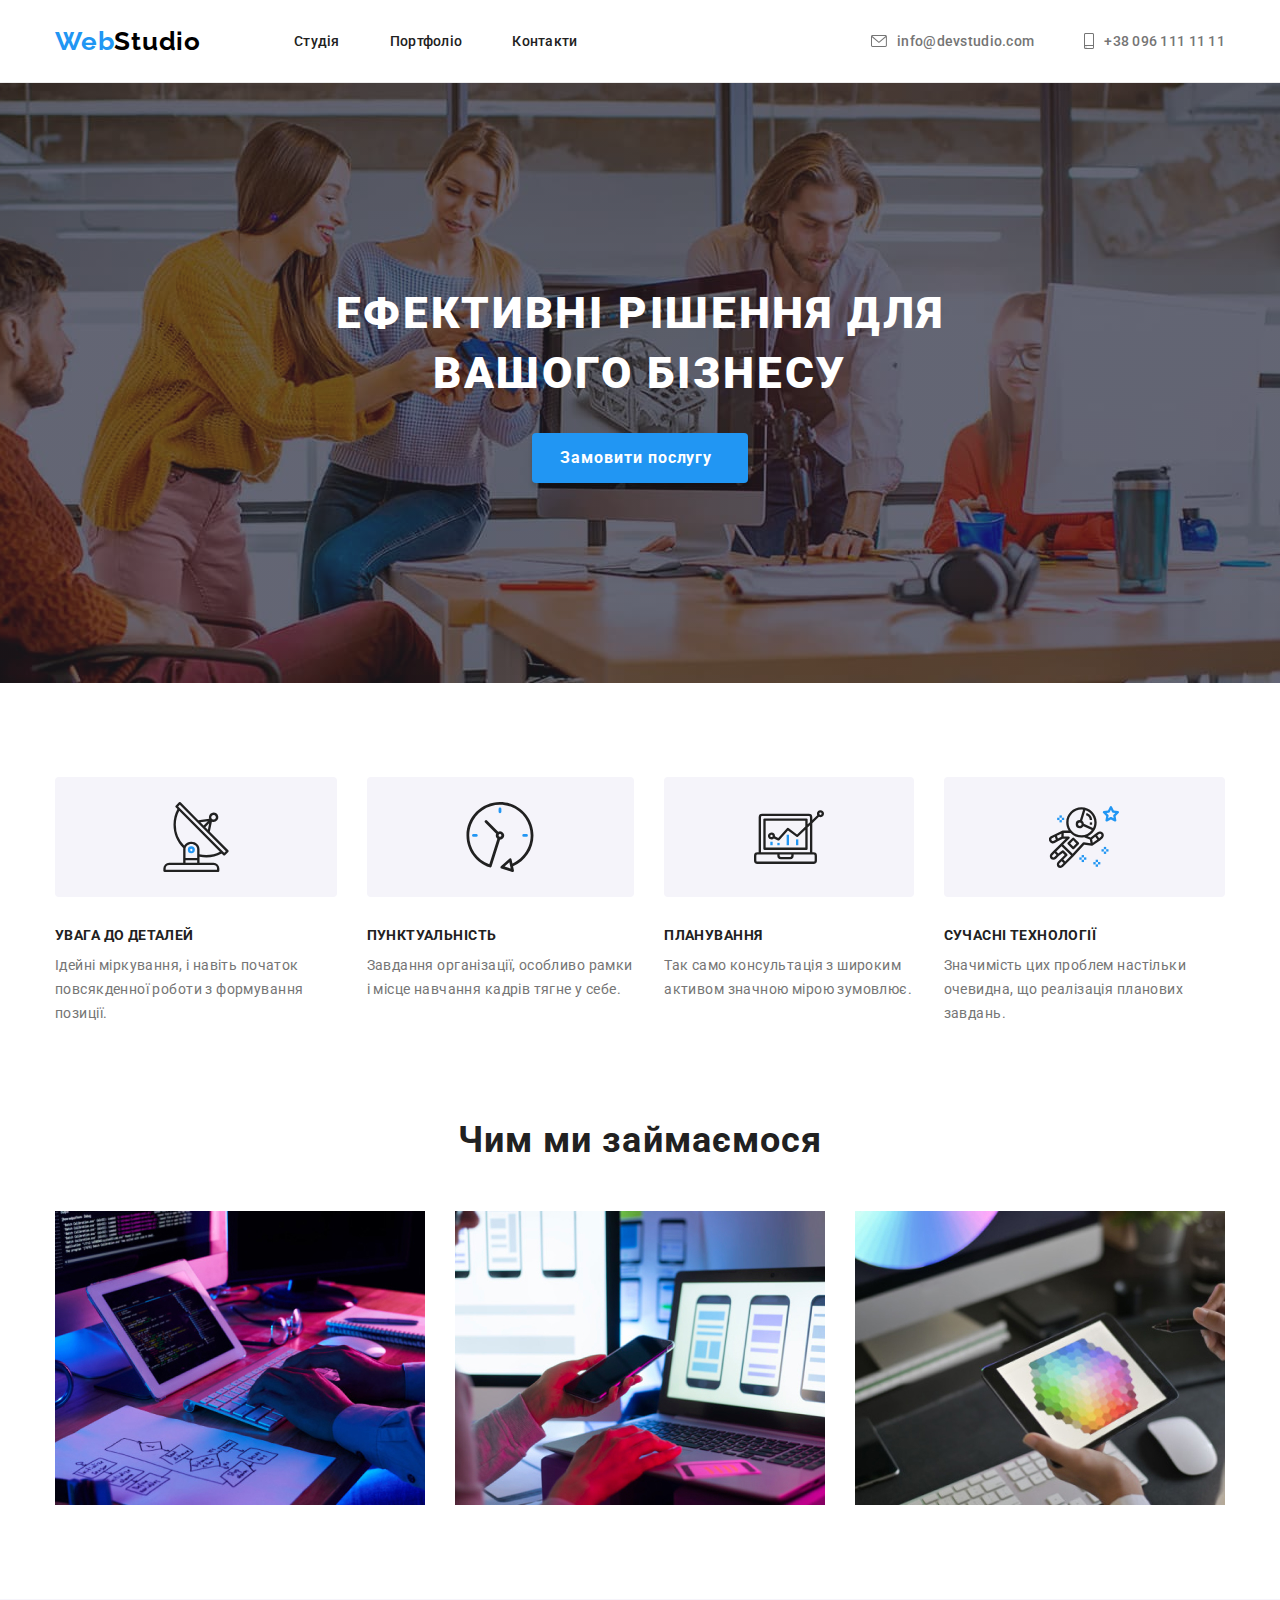
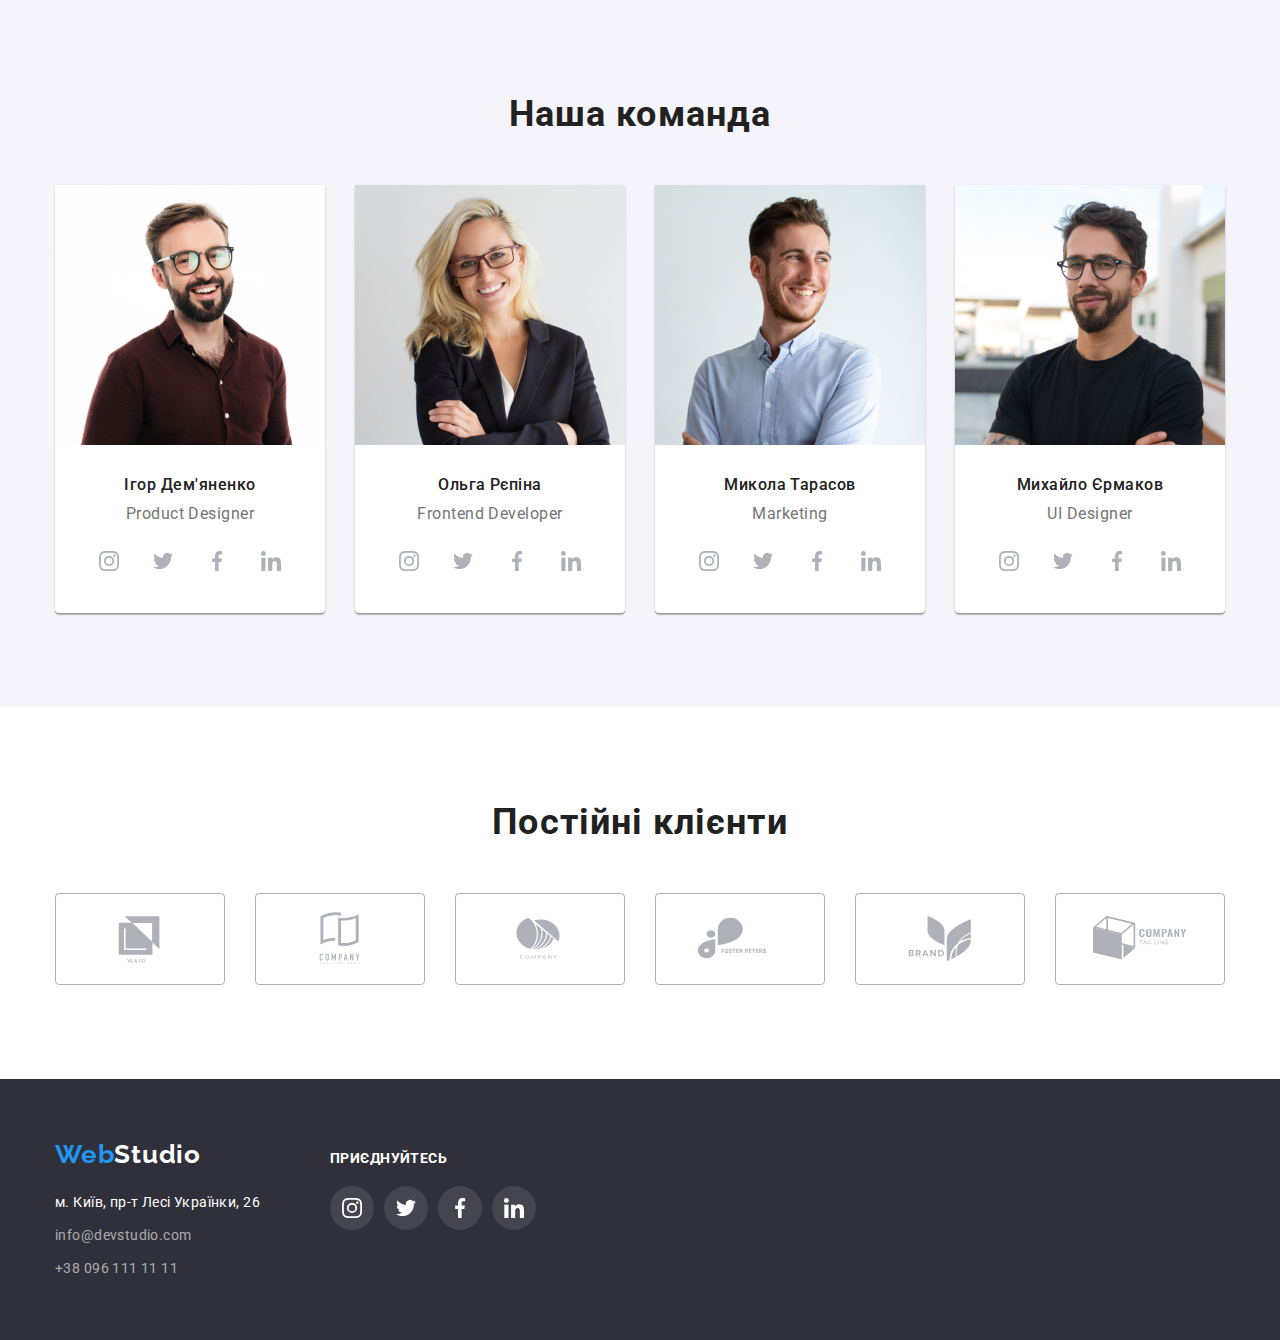
<file: index.html>
<!DOCTYPE html>
<html lang="uk">
  <head>
    <meta charset="UTF-8" />
    <meta http-equiv="X-UA-Compatible" content="IE=edge" />
    <meta name="viewport" content="width=device-width>, initial-scale=1.0" />
    <title>WebStudio</title>
    <!--Fonts-->
    <link rel="preconnect" href="https://fonts.googleapis.com" />
    <link rel="preconnect" href="https://fonts.gstatic.com" crossorigin />
    <link
      href="https://fonts.googleapis.com/css2?family=Montserrat:wght@400;700&family=Raleway:wght@700&family=Roboto:wght@400;500;700;900&display=swap"
      rel="stylesheet"
    />
    <!--Modern-normalize-->
    <link rel="stylesheet" href="./css/modern-normalize.css" />
    <!--Custom styles-->
    <link rel="stylesheet" href="./css/styles.css" />
  </head>

  <body class="body">
    <header class="header">
      <div class="container container-hd">
        <a class="link active" href=".index.html"
          ><span class="header-logo-begin">Web</span
          ><span class="header-logo-end">Studio</span></a
        >
        <nav class="nav">
          <ul class="list list-nav">
            <li class="list-item">
              <a class="nav-link" href="">Студія</a>
            </li>
            <li class="list-item">
              <a class="nav-link" href="./portfolio.html">Портфоліо</a>
            </li>
            <li class="list-item"><a class="nav-link" href="">Контакти</a></li>
          </ul>
        </nav>
        <ul class="list-items">
          <li class="list-item-hd">
            <a class="link-hd" href="mailto:info@devstudio.com"
              ><svg class="icon-envelope"><use href="./images/icons.svg#icon-envelope"></use></svg>info@devstudio.com</a>
          </li>
          <li class="list-item">
            <a class="link-hd" href="tel:+380961111111"><svg class="icon-smartphone"><use href="./images/icons.svg#icon-smartphone"></use></svg>+38 096 111 11 11</a>
          </li>
        </ul>
      </div>
    </header>

    <main class="main">
      <!--Ефективні рішення для вашого бізнесу-->
      
      <section class="section-hero">
        <div class="container">
          <h1 class="title-hero">Ефективні рішення для вашого бізнесу</h1>
          <button class="btn-hero" type="button">Замовити послугу</button>
        </div>
      </section>
    
      <!--Наші переваги-->
      <section class="section">
        <div class="container">
          <h2 class="features-title visually-hidden">Наші переваги</h2>
          <ul class="features-list list">
            <li class="list-item">
              <div class="benefit-icon-area">
                <svg class="benefit-icon">
                  <use href="./images/icons.svg#icon-antenna"></use>
                </svg>
              </div>
              <h3 class="features-title">УВАГА ДО ДЕТАЛЕЙ</h3>
              <p class="features-text">
                Ідейні міркування, і навіть початок повсякденної роботи з
                формування позиції.
              </p>
            </li>
            <li class="list-item">
              <div class="benefit-icon-area">
                <svg class="benefit-icon">
                  <use href="./images/icons.svg#icon-clock"></use>
                </svg>
              </div>
              <h3 class="features-title">ПУНКТУАЛЬНІСТЬ</h3>
              <p class="features-text">
                Завдання організації, особливо рамки і місце навчання кадрів
                тягне у себе.
              </p>
            </li>
            <li class="list-item">
              <div class="benefit-icon-area">
                <svg class="benefit-icon">
                  <use href="./images/icons.svg#icon-diagram"></use>
                </svg>
              </div>
              <h3 class="features-title">ПЛАНУВАННЯ</h3>
              <p class="features-text">
                Так само консультація з широким активом значною мірою зумовлює.
              </p>
            </li>
            <li class="list-item">
              <div class="benefit-icon-area">
                <svg class="benefit-icon">
                  <use href="./images/icons.svg#icon-astronaut"></use>
                </svg>
              </div>
              <h3 class="features-title">СУЧАСНІ ТЕХНОЛОГІЇ</h3>
              <p class="features-text">
                Значимість цих проблем настільки очевидна, що реалізація
                планових завдань.
              </p>
            </li>
          </ul>
        </div>
      </section>
      <!--Чим ми займаємося-->
      <section class="section section-our-work">
        <div class="container">
          <h2 class="title-our-work">Чим ми займаємося</h2>
          <ul class="list list-our-work">
            <li class="list-item list-item-work">
              <img
                src="./images/create/box-1.jpg"
                alt="компьютер планшет руки людини блок-схема на листі"
                width="370"
                height="294"
              />
            </li>
            <li class="list-item list-item-work">
              <img
                src="./images/create/box-2.jpg"
                alt="ноутбук монітор телефон руки людини"
                width="370"
                height="294"
              />
            </li>
            <li class="list-item list-item-work">
              <img
                src="./images/create/box-3.jpg"
                alt="вибір коліра на планшеті руки людини компьютер моноблок"
                width="370"
                height="294"
              />
            </li>
          </ul>
        </div>
      </section>
      <!--Наша команда-->
      <section class="section section-our-team">
        <div class="container">
          <h2 class="title-our-team">Наша команда</h2>
          <ul class="list list-our-team">
            <li class="list-item list-sh">
              <img
                src="./images/team/team-card-1.jpg"
                alt="фото Ігор Дем'яненко"
                width="270"
                height="260"
              />
              <div class="inner-subject">
                <h3 class="title-subject">Ігор Дем'яненко</h3>
                <p class="text-subtitle">Product Designer</p>
                <ul class="socials">
                  <li class="list-item icon-area">
                    <a class="social" href=""
                      ><svg class="icon">
                        <use
                          href="./images/icons.svg#icon-instagram"></use></svg></a>
                  </li>
                  <li class="list-item icon-area">
                    <a class="social" href=""><svg class="icon"><use href="./images/icons.svg#icon-twitter"></use></svg></a>
                  </li>
                  <li class="list-item icon-area">
                    <a class="social" href=""><svg class="icon"><use href="./images/icons.svg#icon-facebook"></use></svg></a>
                  </li>
                  <li class="list-item icon-area">
                    <a class="social" href=""><svg class="icon"><use href="./images/icons.svg#icon-linkedin"></use></svg></a>
                  </li>
                </ul>
              </div>
            </li>
            <li class="list-item list-sh">
              <img
                src="./images/team/team-card-2.jpg"
                alt="фото Ольга Рєпіна"
                width="270"
                height="260"
              />
              <div class="inner-subject">
                <h3 class="title-subject">Ольга Рєпіна</h3>
                <p class="text-subtitle">Frontend Developer</p>
                <ul class="socials">
                  <li class="list-item icon-area">
                    <a class="social" href=""
                      ><svg class="icon">
                        <use
                          href="./images/icons.svg#icon-instagram"></use></svg></a>
                  </li>
                  <li class="list-item icon-area">
                    <a class="social" href=""><svg class="icon"><use href="./images/icons.svg#icon-twitter"></use></svg></a>
                  </li>
                  <li class="list-item icon-area">
                    <a class="social" href=""><svg class="icon"><use href="./images/icons.svg#icon-facebook"></use></svg></a>
                  </li>
                  <li class="list-item icon-area">
                    <a class="social" href=""><svg class="icon"><use href="./images/icons.svg#icon-linkedin"></use></svg></a>
                  </li>
                </ul>
              </div>
            </li>
            <li class="list-item list-sh">
              <img
                src="./images/team/team-card-3.jpg"
                alt="фото Микола Тарасов"
                width="270"
                height="260"
              />
              <div class="inner-subject">
                <h3 class="title-subject">Микола Тарасов</h3>
                <p class="text-subtitle">Marketing</p>
                <ul class="socials">
                  <li class="list-item icon-area">
                    <a class="social" href=""><svg class="icon">
                        <use
                          href="./images/icons.svg#icon-instagram"></use></svg></a>
                  </li>
                  <li class="list-item icon-area">
                    <a class="social" href=""><svg class="icon"><use href="./images/icons.svg#icon-twitter"></use></svg></a>
                  </li>
                  <li class="list-item icon-area">
                    <a class="social" href=""><svg class="icon"><use href="./images/icons.svg#icon-facebook"></use></svg></a>
                  </li>
                  <li class="list-item icon-area">
                    <a class="social" href=""><svg class="icon"><use href="./images/icons.svg#icon-linkedin"></use></svg></a>
                  </li>
                </ul>
              </div>
            </li>
            <li class="list-item list-sh">
              <img
                src="./images/team/team-card-4.jpg"
                alt="фото Михайло Єрмаков"
                width="270"
                height="260"
              />
              <div class="inner-subject">
                <h3 class="title-subject">Михайло Єрмаков</h3>
                <p class="text-subtitle">UI Designer</p>
                <ul class="socials">
                  <li class="list-item icon-area">
                    <a class="social" href=""
                      ><svg class="icon">
                        <use
                          href="./images/icons.svg#icon-instagram"></use></svg></a>
                  </li>
                  <li class="list-item icon-area">
                    <a class="social" href=""><svg class="icon"><use href="./images/icons.svg#icon-twitter"></use></svg></a>
                  </li>
                  <li class="list-item icon-area">
                    <a class="social" href=""><svg class="icon"><use href="./images/icons.svg#icon-facebook"></use></svg></a>
                  </li>
                  <li class="list-item icon-area">
                    <a class="social" href=""><svg class="icon"><use href="./images/icons.svg#icon-linkedin"></use></svg></a>
                  </li>
                </ul>
              </div>
            </li>
          </ul>
        </div>
      </section>
      <!--Постійні клієнти-->
      <section class="section section-clients">
        <div class="container">
          <h2 class="title-clients">Постійні клієнти</h2>
          <ul class="list list-clients">
            <li class="list-item icon-client">
              <a class="link-client" href="">
                <svg class="icon-cl">
                  <use href="./images/icons.svg#icon-client1"></use>
                  </svg></a>
            </li>
            <li class="list-item icon-client">
              <a class="link-client" href="">
                <svg class="icon-cl">
                  <use href="./images/icons.svg#icon-client2"></use>
                  </svg></a>
            </li>
            <li class="list-item icon-client">
              <a class="link-client" href="">
                <svg class="icon-cl">
                  <use href="./images/icons.svg#icon-client3"></use>
                  </svg></a>
            </li>
            <li class="list-item icon-client">
              <a class="link-client" href="">
                <svg class="icon-cl">
                  <use href="./images/icons.svg#icon-client4"></use>
                  </svg></a>
            </li>
            <li class="list-item icon-client">
              <a class="link-client" href="">
                <svg class="icon-cl">
                  <use href="./images/icons.svg#icon-client5"></use>
                  </svg></a>
            </li>
            <li class="list-item icon-client">
              <a class="link-client" href="">
                <svg class="icon-cl">
                  <use href="./images/icons.svg#icon-client6"></use>
                  </svg></a>
            </li>
          </ul>
        </div>
      </section>
    </main>

    <footer class="footer">
      <div class="container footer-container">
        <div class="container-ft">
        <a class="link link-logo" href=".index.html"
          ><span class="footer-logo-begin">Web</span
          ><span class="footer-logo-end">Studio</span></a
        >
        <address class="address">
          <ul class="list list-address">
            <li class="list-item-ft">
              <a class="link" href="https://goo.gl/maps/U55JzRCZsnBUYqKL8"
                ><span class="search-ft"
                  >м. Київ, пр-т Лесі Українки, 26</span
                ></a
              >
            </li>
            <li class="list-item-ft">
              <a class="link-ft" href="mailto:info@devstudio.com"
                >info@devstudio.com</a
              >
            </li>
            <li class="list-item-ft">
              <a class="link-ft" href="tel:+380961111111">+38 096 111 11 11</a>
            </li>
          </ul>
        </address>
      </div>
      <div class="social-footer">
<h3 class="title-social">приєднуйтесь</h3>
<ul class="list list-social-ft">
  <li class="list-item icon-area-ft">
    <a class="social-ft" href=""
      ><svg class="icon-ft">
        <use
          href="./images/icons.svg#icon-instagram"></use></svg></a>
  </li>
  <li class="list-item icon-area">
    <a class="social-ft" href=""><svg class="icon-ft"><use href="./images/icons.svg#icon-twitter"></use></svg></a>
  </li>
  <li class="list-item icon-area">
    <a class="social-ft" href=""><svg class="icon-ft"><use href="./images/icons.svg#icon-facebook"></use></svg></a>
  </li>
  <li class="list-item icon-area">
    <a class="social-ft" href=""><svg class="icon-ft"><use href="./images/icons.svg#icon-linkedin"></use></svg></a>
  </li>
</ul>
      </div>
    </div>
    </footer>
  </body>
</html>
</file>
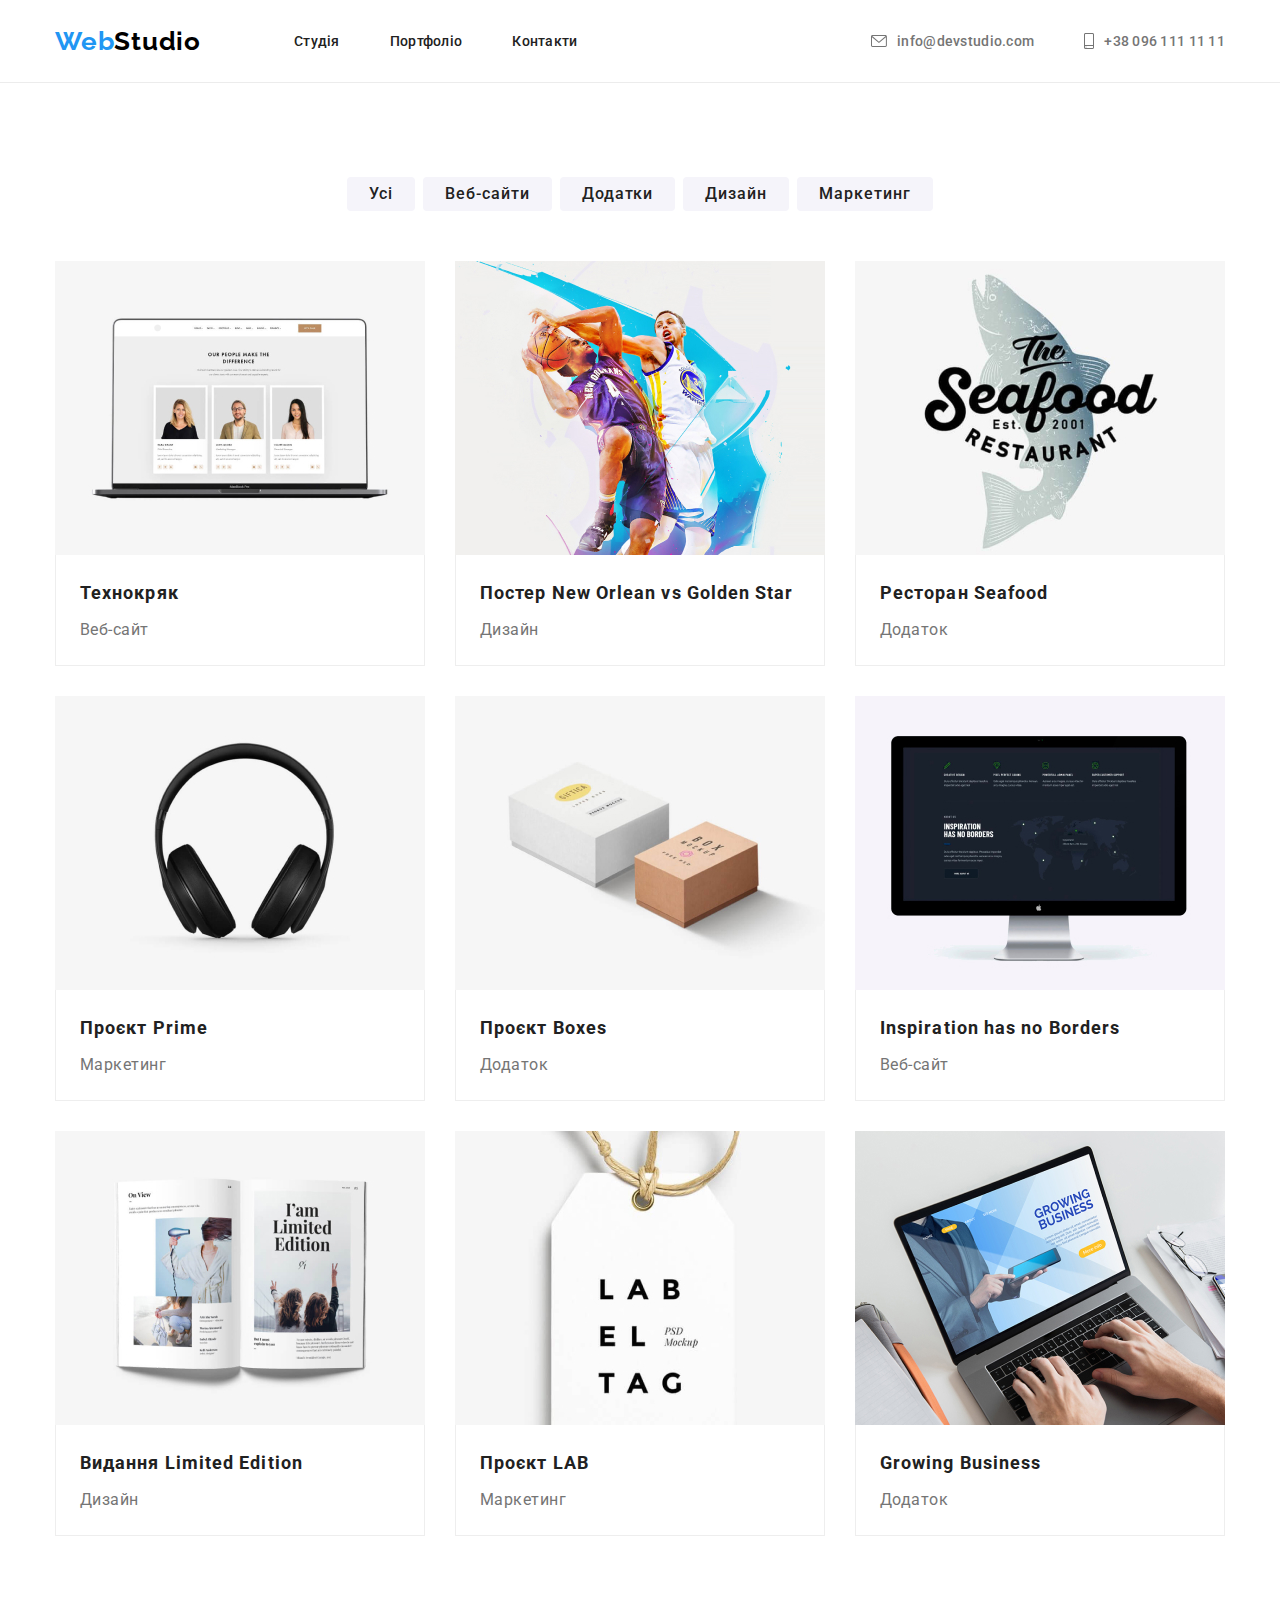
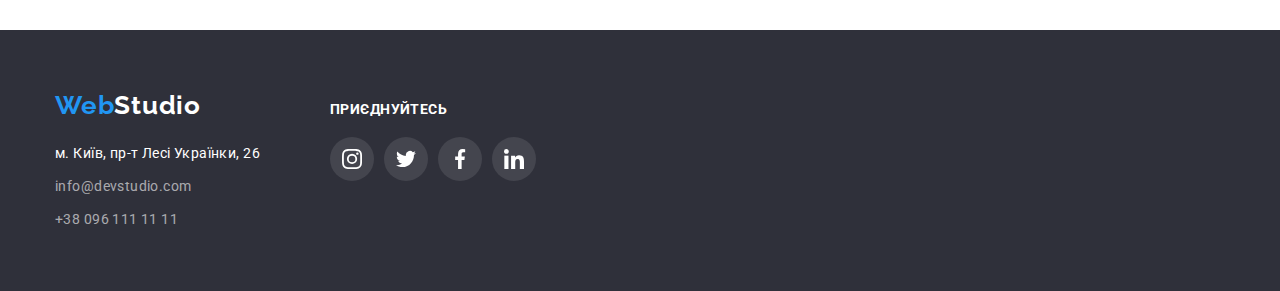
<file: portfolio.html>
<!DOCTYPE html>
<html lang="uk">
  <head>
    <meta charset="UTF-8" />
    <meta http-equiv="X-UA-Compatible" content="IE=edge" />
    <meta name="viewport" content="width=device-width, initial-scale=1.0" />
    <title>Portfolio</title>
    <!--Fonts-->
    <link rel="preconnect" href="https://fonts.googleapis.com" />
    <link rel="preconnect" href="https://fonts.gstatic.com" crossorigin />
    <link
      href="https://fonts.googleapis.com/css2?family=Montserrat:wght@400;700&family=Raleway:wght@700&family=Roboto:wght@400;500;700;900&display=swap"
      rel="stylesheet"
    />
    <!--Modern-normalize-->
    <link rel="stylesheet" href="./css/modern-normalize.css" />
    <!--Custom styles-->
    <link rel="stylesheet" href="./css/styles.css" />
  </head>

  <body class="body">
    <header class="header">
      <div class="container container-hd">
        <a class="link" href=".index.html"
          ><span class="header-logo-begin">Web</span
          ><span class="header-logo-end">Studio</span></a
        >
        <nav class="nav">
          <ul class="list list-nav">
            <li class="list-item">
              <a class="nav-link" href="./index.html">Студія</a>
            </li>
            <li class="list-item"><a class="nav-link" href="">Портфоліо</a></li>
            <li class="list-item"><a class="nav-link" href="">Контакти</a></li>
          </ul>
        </nav>
        <ul class="list-items">
          <li class="list-item">
            <a class="link-hd" href="mailto:info@devstudio.com"
              ><svg class="icon-envelope"><use href="./images/icons.svg#icon-envelope"></use></svg>info@devstudio.com</a
            >
          </li>
          <li class="list-item">
            <a class="link-hd" href="tel:+380961111111"><svg class="icon-smartphone"><use href="./images/icons.svg#icon-smartphone"></use></svg>+38 096 111 11 11</a>
          </li>
        </ul>
      </div>
    </header>

    <main class="main">
      <section class="section section-portfolio">
        <div class="container">
          <h1 class="title-portfolio visually-hidden">Портфолио</h1>
          <!--Набір кнопок-->
          <ul class="list list-btn">
            <li class="list-item-btn">
              <button class="portfolio-btn" type="button">Усі</button>
            </li>
            <li class="list-item-btn">
              <button class="portfolio-btn" type="button">Веб-сайти</button>
            </li>
            <li class="list-item-btn">
              <button class="portfolio-btn" type="button">Додатки</button>
            </li>
            <li class="list-item-btn">
              <button class="portfolio-btn" type="button">Дизайн</button>
            </li>
            <li class="list-item-btn">
              <button class="portfolio-btn" type="button">Маркетинг</button>
            </li>
          </ul>
          <!--Наше портфоліо-->
          <ul class="list list-portfolio">
            <li class="list-item list-item-portfolio">
              <a class="nav-link-p" href="">
                <div class="project-card"><img
                src="./images/portfolio/img-teh.jpg"
                alt="дві жінки та чоловік"
                width="370"
                height="294"
              />
            </div>
              <div class="inner-title">
                <h2 class="title-portfolio">Технокряк</h2>
                <p class="text-portfolio">Веб-сайт</p>
              </div>
            
            </a>
            </li>
            <li class="list-item list-item-portfolio">
              <a class="nav-link-p" href="">
                <div class="project-card"><img
                src="./images/portfolio/img-basket.jpg"
                alt="два баскетболіста з м'ячем"
                width="370"
                height="294"
              />
            </div>
              <div class="inner-title">
                <h2 class="title-portfolio">
                  Постер New Orlean vs Golden Star
                </h2>
                <p class="text-portfolio">Дизайн</p>
              </div>
            
            </a>
            </li>
            <li class="list-item list-item-portfolio">
              <a class="nav-link-p" href="">
                <div class="project-card"><img
                src="./images/portfolio/img-seafood.jpg"
                alt="риба та назва ресторану"
                width="370"
                height="294"
              />
            </div>
              <div class="inner-title">
                <h2 class="title-portfolio">Ресторан Seafood</h2>
                <p class="text-portfolio">Додаток</p>
              </div>
            
            </a>
            </li>
            <li class="list-item list-item-portfolio">
              <a class="nav-link-p" href="">
                <div class="project-card"><img
                src="./images/portfolio/img-prime.jpg"
                alt="бездротові навушники"
                width="370"
                height="294"
              />
            </div>
              <div class="inner-title">
                <h2 class="title-portfolio">Проєкт Prime</h2>
                <p class="text-portfolio">Маркетинг</p>
              </div>
            
            </a>
            </li>
            <li class="list-item list-item-portfolio">
              <a class="nav-link-p" href="">
                <div class="project-card"><img
                src="./images/portfolio/img-boxes.jpg"
                alt="два коробка"
                width="370"
                height="294"
              />
            </div>
              <div class="inner-title">
                <h2 class="title-portfolio">Проєкт Boxes</h2>
                <p class="text-portfolio">Додаток</p>
              </div>
            
            </a>
            </li>
            <li class="list-item list-item-portfolio">
              <a class="nav-link-p" href="">
                <div class="project-card"><img
                src="./images/portfolio/img-sait.jpg"
                alt="монітор"
                width="370"
                height="294"
              />
            </div>
              <div class="inner-title">
                <h2 class="title-portfolio">Inspiration has no Borders</h2>
                <p class="text-portfolio">Веб-сайт</p>
              </div>
            
            </a>
            </li>
            <li class="list-item list-item-portfolio">
              <a class="nav-link-p" href="">
                <div class="project-card"><img
                src="./images/portfolio/img-edition.jpg"
                alt="розкрита книга"
                width="370"
                height="294"
              />
            </div>
              <div class="inner-title">
                <h2 class="title-portfolio">Видання Limited Edition</h2>
                <p class="text-portfolio">Дизайн</p>
              </div>
            
            </a>
            </li>
            <li class="list-item list-item-portfolio">
              <a class="nav-link-p" href="">
                <div class="project-card"><img
                src="./images/portfolio/img-lab.jpg"
                alt="етикетка"
                width="370"
                height="294"
              />
            </div>
              <div class="inner-title">
                <h2 class="title-portfolio">Проєкт LAB</h2>
                <p class="text-portfolio">Маркетинг</p>
              </div>
            
            </a>
            </li>
            <li class="list-item list-item-portfolio">
              <a class="nav-link-p" href="">
                <div class="project-card"><img
                src="./images/portfolio/img-business.jpg"
                alt="руки та ноутбук"
                width="370"
                height="294"
              />
            </div>
              <div class="inner-title">
                <h2 class="title-portfolio">Growing Business</h2>
                <p class="text-portfolio">Додаток</p>
              </div>
            
            </a>
            </li>
          </ul>
        </div>
      </section>
    </main>

    <footer class="footer">
      <div class="container footer-container">
      <div class="container-ft">
        <a class="link link-logo" href=".index.html"
          ><span class="footer-logo-begin">Web</span
          ><span class="footer-logo-end">Studio</span></a
        >
        <address class="address">
          <ul class="list list-address">
            <li class="list-item-ft">
              <a class="link" href="https://goo.gl/maps/U55JzRCZsnBUYqKL8"
                ><span class="search-ft"
                  >м. Київ, пр-т Лесі Українки, 26</span
                ></a
              >
            </li>
            <li class="list-item-ft"></li>
            <li class="">
              <a class="link-ft" href="mailto:info@devstudio.com"
                >info@devstudio.com</a
              >
            </li>
            <li class="list-item-ft"></li>
            <li class="">
              <a class="link-ft" href="tel:+380961111111">+38 096 111 11 11</a>
            </li>
          </ul>
        </address>
      </div>
      <div class="social-footer">
        <h3 class="title-social">приєднуйтесь</h3>
        <ul class="list list-social-ft">
          <li class="list-item icon-area-ft">
            <a class="social-ft" href=""
              ><svg class="icon-ft">
                <use
                  href="./images/icons.svg#icon-instagram"></use></svg></a>
          </li>
          <li class="list-item icon-area">
            <a class="social-ft" href=""><svg class="icon-ft"><use href="./images/icons.svg#icon-twitter"></use></svg></a>
          </li>
          <li class="list-item icon-area">
            <a class="social-ft" href=""><svg class="icon-ft"><use href="./images/icons.svg#icon-facebook"></use></svg></a>
          </li>
          <li class="list-item icon-area">
            <a class="social-ft" href=""><svg class="icon-ft"><use href="./images/icons.svg#icon-linkedin"></use></svg></a>
          </li>
        </ul>
              </div>
            </div>
    </footer>
  </body>
</html>
</file>
<file: css/styles.css>
:root {
  /*Fonts*/
  --main-font: Roboto, sans-serif;
  --secondary-font: Raleway, sans-serif;

  /*Text colors*/
  --main-txt-cl: #212121;
  --light-txt-cl: #757575;
  --accent-txt-cl: #2196f3;

  /*Background colors*/
  --main-bg-cl: #f5f5f5;
  --accent-bg-cl: #2f303a;
  --white-txt-cl: #ffffff;

  /*others*/
  --btn-hover-cl: #188ce8;
  --btn-cl: #f5f4fa;
}

/*Загальне для всьго*/
.body {
  font-family: var(--main-font);
  color: var(--main-txt-cl);
}

/*reset*/
h1,
h2,
h3,
h4,
h5,
h6,
p {
  margin: 0px;
}

img {
  display: block;
  max-width: 100%;
  height: auto;
}

.link {
  text-decoration: none;
  color: currentColor;
}

.container {
  width: 1200px;
  margin-left: auto;
  margin-right: auto;
  padding: 0 15px;
}

ul {
  list-style: none;
  margin: 0 auto;
  padding: 0;
}

.section {
}

/*Header*/
.header {
  border-bottom: 1px solid #ececec;
}

.container-hd {
  display: flex;
  align-items: center;
}

.header-logo-begin {
  font-family: var(--secondary-font);
  font-weight: 700;
  font-size: 26px;
  line-height: calc(31 / 26);
  letter-spacing: 0.03em;
  color: var(--accent-txt-cl);
}
.header-logo-end {
  font-family: var(--secondary-font);
  font-weight: 700;
  font-size: 26px;
  line-height: calc(31 / 26);
  letter-spacing: 0.03em;
  color: #000000;
}
.nav {
  margin-left: 93px;
  margin-right: auto;
}
.nav-link {
  font-style: normal;
  font-weight: 500;
  font-size: 14px;
  line-height: calc(16 / 14);
  letter-spacing: 0.02em;
  text-decoration: none;
  color: var(--main-txt-cl);
}
.nav-link:hover,
.nav-link:focus,
.nav-link.active {
  color: var(--accent-txt-cl);
}

.list-nav {
  display: flex;
  align-items: center;
  gap: 50px;
  padding-top: 32px;
  padding-bottom: 32px;
}

.list-items {
  display: flex;
  align-items: center;
  gap: 50px;
  list-style: none;
  margin: 0px;
  padding: 0px;
}

.list-item-hd {
  display: flex;
  gap: 10px;
}

.link-hd {
  display: flex;
  gap: 10px;
  align-items: center;
  font-weight: 500;
  font-size: 14px;
  line-height: calc(16 / 14);
  letter-spacing: 0.02em;
  color: var(--light-txt-cl);
  list-style: none;
  text-decoration: none;
}

.link-hd:hover,
.link-hd:focus {
  color: var(--accent-txt-cl);
  fill: var(--accent-txt-cl);
}

.icon-envelope {
  display: flex;
  width: 16px;
  height: 12px;
  justify-content: center;
  align-items: center;
  fill: var(--light-txt-cl);
  fill: currentColor;
}

.icon-smartphone {
  display: flex;
  width: 10px;
  height: 16px;
  justify-content: center;
  align-items: center;
  fill: var(--light-txt-cl);
  fill: currentColor;
}

/*Main Studio*/

.benefit-icon {
  width: 70px;
  height: 70px;
}

.benefit-icon-area {
  display: flex;
  justify-content: center;
  align-items: center;
  height: 120px;
  background-color: var(--btn-cl);
  border-radius: 4px;
}

.section-hero {
  background-color: #c4c4c4;
  background-image: linear-gradient(to right, rgba(47, 48, 58, 0.4), rgba(47, 48, 58, 0.4)),
    url(../images/hero.jpg);
  background-repeat: no-repeat;
  background-size: cover;
  background-position: center;
  max-width: 1600px;
  height: 600px;
  margin-left: auto;
  margin-right: auto;
  padding-top: 200px;
  padding-bottom: 200px;
  text-align: center;
}

.title-hero {
  width: 696px;
  margin-left: auto;
  margin-right: auto;
  margin-bottom: 30px;
  font-weight: 900;
  font-size: 44px;
  line-height: calc(60 / 44);
  text-align: center;
  letter-spacing: 0.06em;
  text-transform: uppercase;
  color: var(--white-txt-cl);
}
.btn-hero {
  width: 216px;
  min-height: 50px;
  padding: 6px 28px;
  margin: auto;
  border: none;
  font-family: var(--main-font);
  font-weight: 700;
  font-size: 16px;
  line-height: calc(30 / 16);
  letter-spacing: 0.06em;
  align-items: center;
  text-align: center;
  display: flex;

  border-radius: 4px;

  background-color: var(--accent-txt-cl);
  color: var(--white-txt-cl);
  cursor: pointer;

  box-shadow: 0px 4px 4px rgba(0, 0, 0, 0.15);
}
.btn-hero:hover,
.btn-hero:focus,
.btn-hero.active {
  background-color: var(--btn-hover-cl);
}

.section {
  padding: 94px 0;
}

.features-list {
  display: flex;
  gap: 30px;
  align-content: center;
}

.list-item {
}

.list-sh {
  background-color: var(--white-txt-cl);
  box-shadow: 0px 1px 3px rgba(0, 0, 0, 0.12), 0px 1px 1px rgba(0, 0, 0, 0.14),
    0px 2px 1px rgba(0, 0, 0, 0.2);
  border-radius: 0px 0px 4px 4px;
}

.features-title {
  margin-top: 30px;
  margin-bottom: 10px;
  font-weight: 700;
  font-size: 14px;
  line-height: calc(16 / 14);
  letter-spacing: 0.03em;
  text-transform: uppercase;
}

.features-text {
  font-weight: 400;
  font-size: 14px;
  line-height: calc(24 / 14);
  letter-spacing: 0.03em;
  color: var(--light-txt-cl);
}

.list-our-work {
  display: flex;
  gap: 30px;
}

.list-item-work {
  width: 370px;
}
.section-our-work {
  padding-top: 0;
}

.title-our-work,
.title-our-team,
.title-clients {
  margin-bottom: 50px;
  font-weight: 700;
  font-size: 36px;
  line-height: calc(42 / 36);
  text-align: center;
  letter-spacing: 0.03em;
}

.section-our-team {
  background-color: #f5f4fa;
}

.list-our-team {
  display: flex;
  gap: 30px;
}

/*Наша команда Ім'я*/
.title-subject {
  margin-bottom: 10px;

  font-weight: 500;
  font-size: 16px;
  line-height: calc(19 / 16);
  text-align: center;
  letter-spacing: 0.03em;
}
/*Наша команда Посада*/
.text-subtitle {
  font-size: 16px;
  line-height: calc(19 / 16);
  text-align: center;
  letter-spacing: 0.03em;
  color: var(--light-txt-cl);
}

.inner-subject {
  padding-top: 30px;
  padding-bottom: 30px;
}

.socials {
  margin-top: 16px;

  display: flex;
  gap: 10px;
  list-style: none;
  padding-bottom: 0;
  padding-left: 0;
  justify-content: center;
}

.social {
  display: flex;
  width: 44px;
  height: 44px;
  justify-content: center;
  align-items: center;
  background-color: var(--white-txt-cl);
  border-radius: 50%;
  fill: #afb1b8;
}

.social:hover,
.social:focus {
  background-color: var(--accent-txt-cl);
  fill: var(--white-txt-cl);
}

.icon {
  width: 20px;
  height: 20px;
}
/*Постійні клієнти*/
.section-clients {
}

.list-clients {
  display: flex;
  gap: 30px;
}

.link-client {
  display: flex;
  width: 170px;
  height: 92px;
  justify-content: center;
  align-items: center;
  border: 1px solid #afb1b8;
  border-radius: 4px;
  background-color: var(--white-txt-cl);
  fill: #afb1b8;
}

.link-client:hover,
.link-client:focus {
  fill: var(--accent-txt-cl);
  border: 1px solid var(--accent-txt-cl);
}

.icon-cl {
  width: 106px;
  height: 60px;
}
/*Portfolio*/
.title-portfolio {
  margin-bottom: 4px;
  color: var(--main-txt-cl);
  font-weight: 700;
  font-size: 18px;
  line-height: calc(36 / 18);
  letter-spacing: 0.06em;
}
.text-portfolio {
  font-size: 16px;
  line-height: calc(30 / 16);
  letter-spacing: 0.03em;
  color: var(--light-txt-cl);
}
.portfolio-btn {
  margin-left: auto;
  margin-right: auto;
  font-family: var(--main-font);
  font-weight: 500;
  font-size: 16px;
  line-height: calc(26 / 16);
  border: none;
  align-items: center;
  text-align: center;
  letter-spacing: 0.06em;
  border-radius: 4px;
  padding: 4px 22px;
  background-color: var(--btn-cl);
  color: var(--main-txt-cl);
  cursor: pointer;
}
.portfolio-btn:hover,
.portfolio-btn:focus,
.portfolio-btn.active {
  color: var(--white-txt-cl);
  background-color: var(--btn-hover-cl);
  box-shadow: 0px 3px 1px rgba(0, 0, 0, 0.1), 0px 1px 2px rgba(0, 0, 0, 0.08),
    0px 2px 2px rgba(0, 0, 0, 0.12);
}

.list-btn {
  display: flex;
  justify-content: center;
  margin-bottom: 50px;
}

.list-item-btn:not(:last-child) {
  margin-right: 8px;
}

.list-portfolio {
  display: flex;
  flex-wrap: wrap;
  gap: 30px;
}
.list-item-portfolio {
  width: 370px;
}

.inner-title {
  padding: 20px 24px;
  border-left: 1px solid #eeeeee;
  border-bottom: 1px solid #eeeeee;
  border-right: 1px solid #eeeeee;
}

.nav-link-p {
  display: block;
  text-decoration: none;
}

.nav-link-p:hover,
.nav-link-p:focus {
  box-shadow: 0px 1px 1px rgba(0, 0, 0, 0.12), 0px 4px 4px rgba(0, 0, 0, 0.06),
    1px 4px 6px rgba(0, 0, 0, 0.16);
}

/*Footer*/
.footer {
  padding-top: 60px;
  padding-bottom: 60px;
  background-color: var(--accent-bg-cl);
}

.container-ft {
  margin-right: 70px;
}

.footer-container {
  display: flex;
  align-items: baseline;
}

.footer-logo-begin {
  font-family: var(--secondary-font);
  font-weight: 700;
  font-size: 26px;
  line-height: calc(31 / 26);
  letter-spacing: 0.03em;
  color: var(--accent-txt-cl);
}
.footer-logo-end {
  font-family: var(--secondary-font);
  font-weight: 700;
  font-size: 26px;
  line-height: calc(31 / 26);
  letter-spacing: 0.03em;
  color: var(--white-txt-cl);
}
.link-logo {
}

.address {
  margin-top: 20px;
}

.list-item-ft {
}

.list-item-ft:not(:last-child) {
  margin-bottom: 9px;
}

.search-ft {
  font-style: normal;
  font-size: 14px;
  line-height: calc(24 / 14);
  letter-spacing: 0.03em;
  color: var(--white-txt-cl);
  text-decoration: none;
}
.link-ft {
  font-style: normal;
  font-size: 14px;
  line-height: calc(24 / 14);
  letter-spacing: 0.03em;
  color: rgba(255, 255, 255, 0.6);
  text-decoration: none;
}
.link-ft:hover,
.link-ft:focus,
.link-ft.active {
  color: var(--accent-txt-cl);
}

.social-footer {
}

.title-social {
  margin-bottom: 20px;

  font-weight: 700;
  font-size: 14px;
  line-height: calc(16 / 14);
  letter-spacing: 0.03em;
  text-transform: uppercase;
  color: var(--white-txt-cl);
}

.list-social-ft {
  display: flex;
  gap: 10px;
}

.social-ft {
  display: flex;
  width: 44px;
  height: 44px;
  justify-content: center;
  align-items: center;
  border-radius: 50%;
  background-color: rgba(255, 255, 255, 0.1);
  fill: var(--white-txt-cl);
}

.social-ft:hover,
.social-ft:focus {
  background-color: var(--accent-txt-cl);
}

.icon-ft {
  width: 20px;
  height: 20px;
}

/*Приховати заголовок в Наші переваги та Портфолио*/
.visually-hidden {
  position: absolute;
  width: 1px;
  height: 1px;
  margin: -1px;
  border: 0;
  padding: 0;
  white-space: nowrap;
  clip-path: inset(100%);
  clip: rect(0 0 0 0);
  overflow: hidden;
}
</file>
